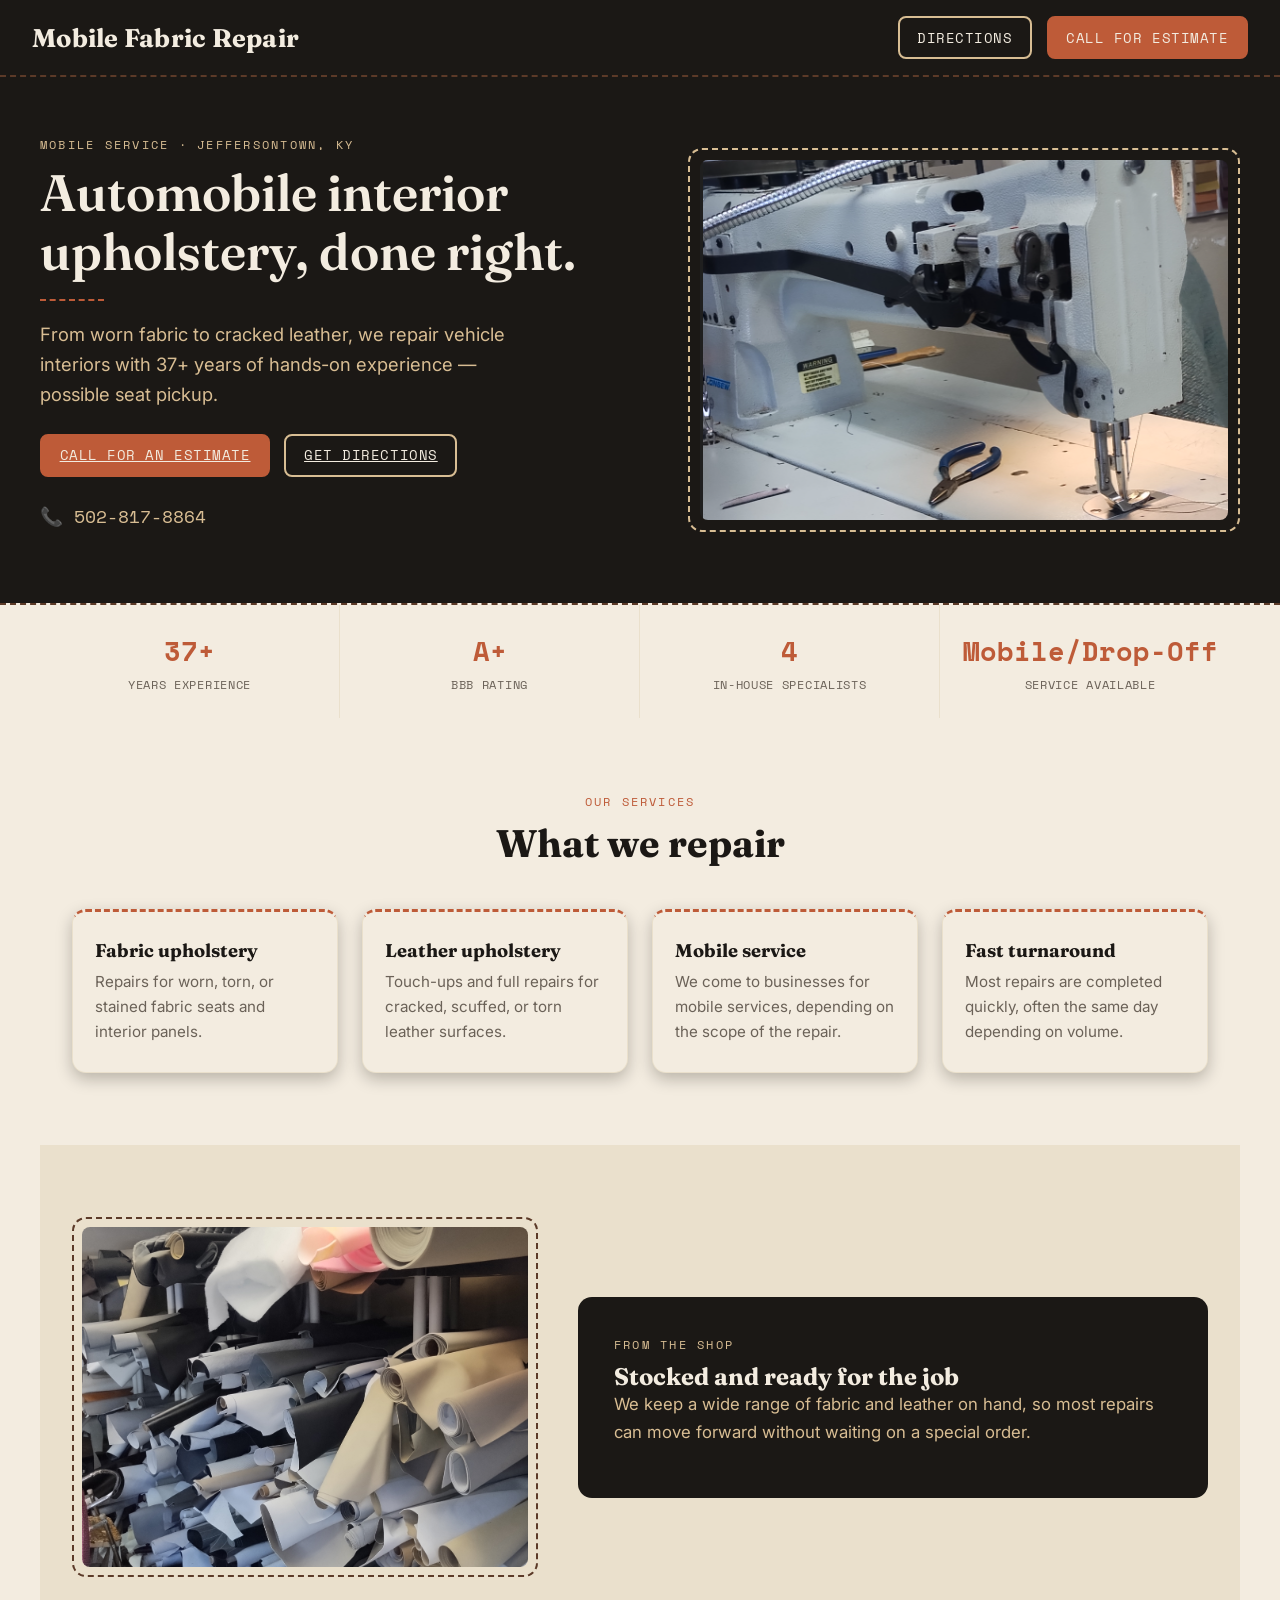
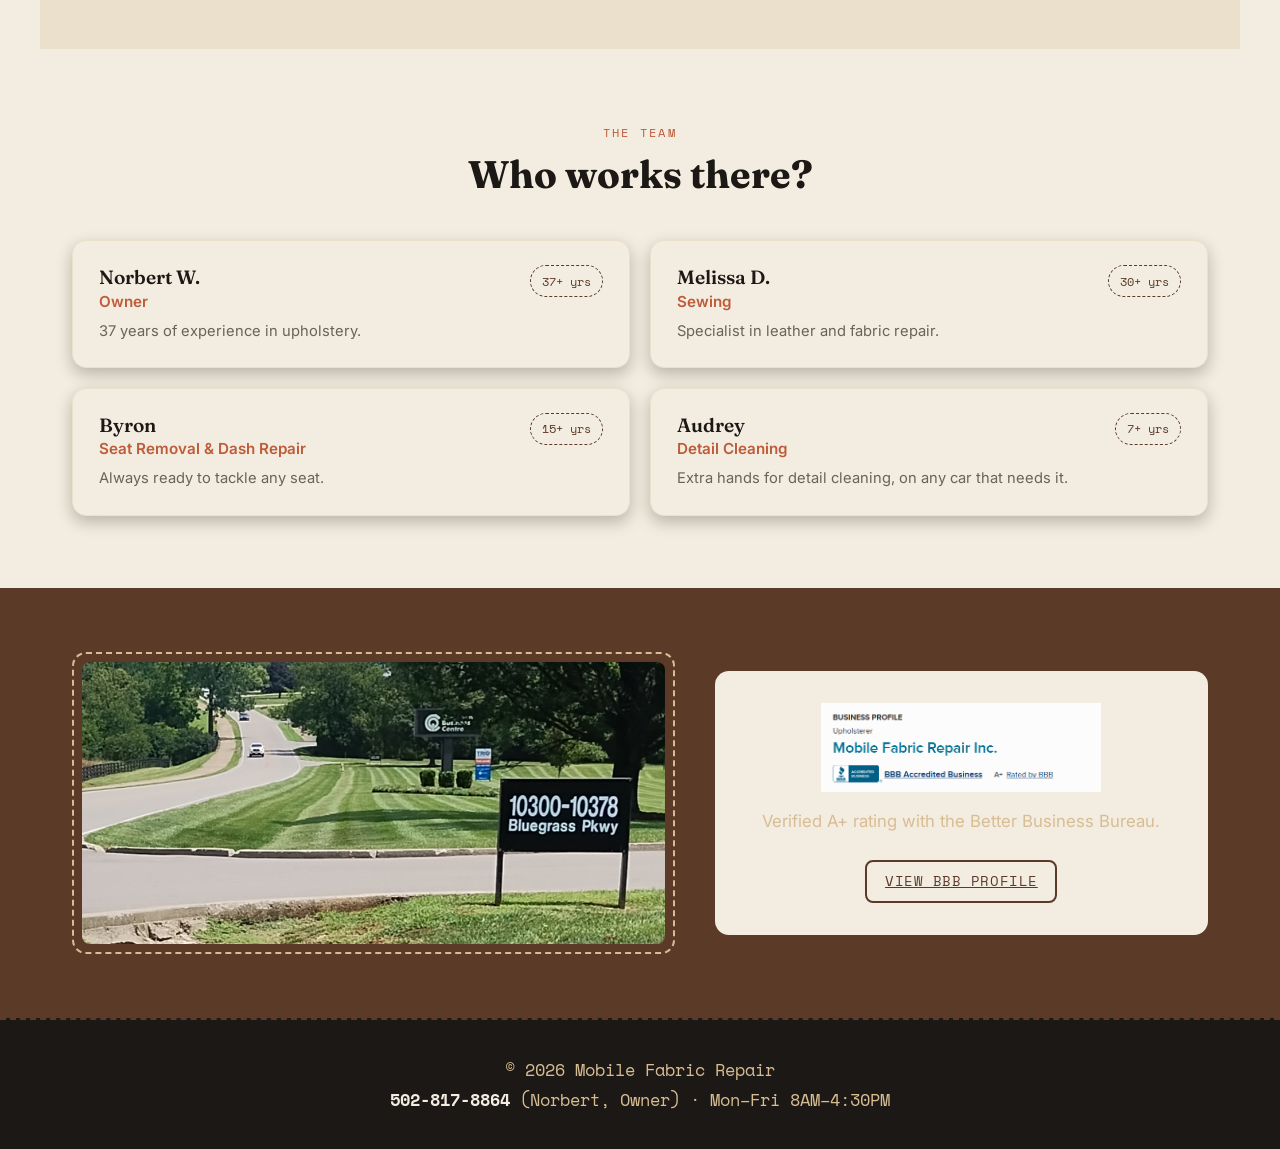
<file: index.html>
<!DOCTYPE html>
<html lang="en">
<head>
  <meta charset="UTF-8">
  <meta name="viewport" content="width=device-width, initial-scale=1.0, viewport-fit=cover">
  <title>Mobile Fabric Repair | Auto Interior Upholstery</title>
  <meta name="description" content="Mobile Fabric Repair provides expert auto interior upholstery, including leather and fabric repair, with 37+ years of experience in Jeffersontown, KY.">
  <link rel="stylesheet" href="styles.css">
  <link rel="preconnect" href="https://fonts.googleapis.com">
  <link rel="preconnect" href="https://fonts.gstatic.com" crossorigin>
  <link href="https://fonts.googleapis.com/css2?family=Fraunces:opsz,wght@9..144,500;9..144,600;9..144,700&family=Inter:wght@400;500;600;700&family=Space+Mono:wght@400;700&display=swap" rel="stylesheet">
</head>
<body>

  <div id="nav-bar">
    <header class="main-header">
      <div class="logo">Mobile Fabric Repair</div>
      <nav class="nav-links">
        <a href="directions.html" class="cta-button">Directions</a>
        <a href="tel:5028178864" class="cta-button primary" id="call">Call for Estimate</a>
      </nav>
    </header>
  </div>

  <section class="hero">
    <div class="hero-inner">
      <div class="hero-copy">
        <span class="eyebrow on-dark">Mobile Service &middot; Jeffersontown, KY</span>
        <h1>Automobile interior upholstery, done right.</h1>
        <hr class="stitch-rule">
        <p>From worn fabric to cracked leather, we repair vehicle interiors with 37+ years of hands-on experience &mdash; possible seat pickup.</p>
        <div class="hero-ctas">
          <a href="tel:5028178864" class="cta-button primary">Call for an Estimate</a>
          <a href="directions.html" class="cta-button">Get Directions</a>
        </div>
        <p class="hero-phone" style="margin-top:1.5rem;">&#128222; <span id="typewriter"></span></p>
      </div>
      <div class="hero-image-frame reveal">
        <img src="images/stretch-to-screen.png" alt="A vehicle seat being re-stretched and fitted with fresh upholstery fabric">
      </div>
    </div>
  </section>

  <div class="stat-strip">
    <div class="stat-strip-inner">
      <div class="stat">
        <span class="stat-number">37+</span>
        <span class="stat-label">Years Experience</span>
      </div>
      <div class="stat">
        <span class="stat-number">A+</span>
        <span class="stat-label">BBB Rating</span>
      </div>
      <div class="stat">
        <span class="stat-number">4</span>
        <span class="stat-label">In-House Specialists</span>
      </div>
      <div class="stat">
        <span class="stat-number">Mobile/Drop-Off</span>
        <span class="stat-label">Service Available</span>
      </div>
    </div>
  </div>

  <main>
    <section class="section">
      <div class="section-head reveal">
        <span class="eyebrow">Our Services</span>
        <h2>What we repair</h2>
      </div>
      <div class="service-grid">
        <div class="service-card reveal">
          <h3>Fabric upholstery</h3>
          <p>Repairs for worn, torn, or stained fabric seats and interior panels.</p>
        </div>
        <div class="service-card reveal">
          <h3>Leather upholstery</h3>
          <p>Touch-ups and full repairs for cracked, scuffed, or torn leather surfaces.</p>
        </div>
        <div class="service-card reveal">
          <h3>Mobile service</h3>
          <p>We come to businesses for mobile services, depending on the scope of the repair.</p>
        </div>
        <div class="service-card reveal">
          <h3>Fast turnaround</h3>
          <p>Most repairs are completed quickly, often the same day depending on volume.</p>
        </div>
      </div>
    </section>

    <section class="section alt">
      <div class="split">
        <div class="split-image reveal">
          <img src="images/material.jpg" alt="A close-up of upholstery fabric, showing the range of material kept in stock">
        </div>
        <div class="split-copy reveal">
          <span class="eyebrow on-dark">From the Shop</span>
          <h2>Stocked and ready for the job</h2>
          <p>We keep a wide range of fabric and leather on hand, so most repairs can move forward without waiting on a special order.</p>
        </div>
      </div>
    </section>

    <section class="section">
      <div class="section-head reveal">
        <span class="eyebrow">The Team</span>
        <h2>Who works there?</h2>
      </div>
      <div class="crew-grid">
        <div class="crew-card reveal">
          <div>
            <div class="crew-name">Norbert W.</div>
            <div class="crew-role">Owner</div>
            <p class="crew-bio">37 years of experience in upholstery.</p>
          </div>
          <span class="crew-years">37+ yrs</span>
        </div>
        <div class="crew-card reveal">
          <div>
            <div class="crew-name">Melissa D.</div>
            <div class="crew-role">Sewing</div>
            <p class="crew-bio">Specialist in leather and fabric repair.</p>
          </div>
          <span class="crew-years">30+ yrs</span>
        </div>
        <div class="crew-card reveal">
          <div>
            <div class="crew-name">Byron</div>
            <div class="crew-role">Seat Removal &amp; Dash Repair</div>
            <p class="crew-bio">Always ready to tackle any seat.</p>
          </div>
          <span class="crew-years">15+ yrs</span>
        </div>
        <div class="crew-card reveal">
          <div>
            <div class="crew-name">Audrey</div>
            <div class="crew-role">Detail Cleaning</div>
            <p class="crew-bio">Extra hands for detail cleaning, on any car that needs it.</p>
          </div>
          <span class="crew-years">7+ yrs</span>
        </div>
      </div>
    </section>
  </main>

  <section class="visit-band">
    <div class="visit-inner">
      <div class="sign-frame reveal">
        <img src="images/main-sign.png" alt="The entrance sign at the Mobile Fabric Repair shop location">
      </div>
      <div class="trust-card reveal">
        <img src="images/bbb-rating.png" alt="Better Business Bureau A+ rating">
        <p>Verified A+ rating with the Better Business Bureau.</p>
        <a class="cta-button" href="https://www.bbb.org/us/ky/louisville/profile/upholsterer/mobile-fabric-repair-inc-0402-159153614">View BBB Profile</a>
      </div>
    </div>
  </section>

  <footer class="site-footer">
    <p>&copy; 2026 Mobile Fabric Repair</p>
    <p><a href="tel:5028178864">502-817-8864</a> (Norbert, Owner) &middot; Mon&ndash;Fri 8AM&ndash;4:30PM</p>
  </footer>

  <script src="scripts.js"></script>
</body>
</html>
</file>
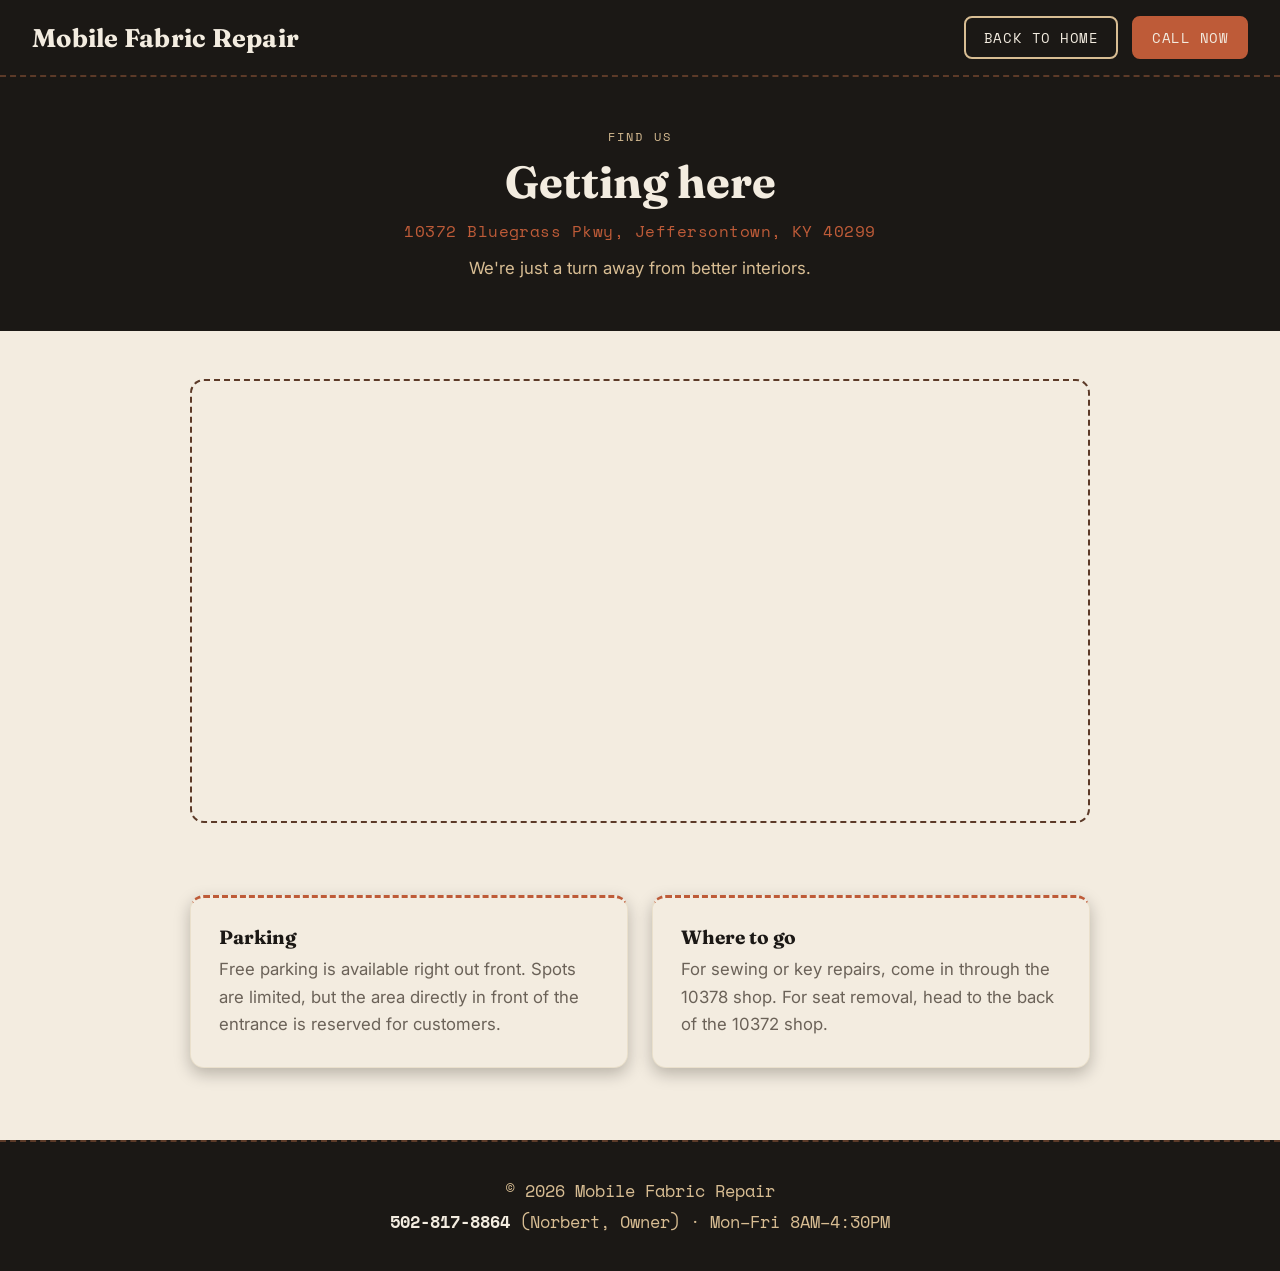
<file: directions.html>
<!DOCTYPE html>
<html lang="en">
<head>
  <meta charset="UTF-8" />
  <meta name="viewport" content="width=device-width, initial-scale=1.0" />
  <title>Directions | Mobile Fabric Repair</title>
  <link rel="stylesheet" href="styles.css" />
  <link rel="preconnect" href="https://fonts.googleapis.com">
  <link rel="preconnect" href="https://fonts.gstatic.com" crossorigin>
  <link href="https://fonts.googleapis.com/css2?family=Fraunces:opsz,wght@9..144,500;9..144,600;9..144,700&family=Inter:wght@400;500;600;700&family=Space+Mono:wght@400;700&display=swap" rel="stylesheet">
</head>
<body>
  <div id="nav-bar">
    <header class="main-header">
      <div class="logo">Mobile Fabric Repair</div>
      <nav class="nav-links">
        <a href="index.html" class="cta-button">Back to Home</a>
        <a href="tel:5028178864" class="cta-button primary">Call Now</a>
      </nav>
    </header>
  </div>

  <section class="page-hero">
    <div class="page-hero-inner reveal">
      <span class="eyebrow on-dark">Find Us</span>
      <h1>Getting here</h1>
      <span class="address">10372 Bluegrass Pkwy, Jeffersontown, KY 40299</span>
      <p>We're just a turn away from better interiors.</p>
    </div>
  </section>

  <div id="google-maps">
    <div class="map-frame reveal">
      <iframe src="https://www.google.com/maps/embed?pb=!1m18!1m12!1m3!1d3134.5343166110283!2d-85.56609082360252!3d38.22070698634686!2m3!1f0!2f0!3f0!3m2!1i1024!2i768!4f13.1!3m3!1m2!1s0x8869a1d7f2176395%3A0xd4626ca2eb702ecb!2sMobile%20Fabric!5e0!3m2!1sen!2sus!4v1781686509118!5m2!1sen!2sus" allowfullscreen="" loading="lazy" referrerpolicy="no-referrer-when-downgrade" title="Map to Mobile Fabric Repair"></iframe>
    </div>
  </div>

  <main>
    <section class="section">
      <div class="info-grid">
        <div class="info-card reveal">
          <h2>Parking</h2>
          <p>Free parking is available right out front. Spots are limited, but the area directly in front of the entrance is reserved for customers.</p>
        </div>
        <div class="info-card reveal">
          <h2>Where to go</h2>
          <p>For sewing or key repairs, come in through the 10378 shop. For seat removal, head to the back of the 10372 shop.</p>
        </div>
      </div>
    </section>
  </main>

  <footer class="site-footer">
    <p>&copy; 2026 Mobile Fabric Repair</p>
    <p><a href="tel:5028178864">502-817-8864</a> (Norbert, Owner) &middot; Mon&ndash;Fri 8AM&ndash;4:30PM</p>
  </footer>

  <script src="scripts.js"></script>
</body>
</html>
</file>
<file: styles.css>
:root {
  --charcoal: #1B1815;
  --charcoal-2: #241F1A;
  --leather: #5C3A28;
  --leather-2: #4A2F20;
  --cream: #F3ECE0;
  --cream-2: #EAE0CC;
  --rust: #BE5B38;
  --rust-2: #A24A2B;
  --tan: #D8BD93;
  --slate: #6B6258;

  --font-display: 'Fraunces', Georgia, serif;
  --font-body: 'Inter', system-ui, -apple-system, 'Segoe UI', sans-serif;
  --font-mono: 'Space Mono', 'Courier New', monospace;

  --radius: 14px;
  --shadow-soft: 0 16px 40px rgba(15, 10, 5, 0.35);
  --shadow-tight: 0 6px 16px rgba(15, 10, 5, 0.25);
}

* {
  box-sizing: border-box;
}

html {
  scroll-behavior: smooth;
}

body {
  margin: 0;
  padding: 0;
  background: var(--cream);
  color: var(--charcoal);
  font-family: var(--font-body);
  -webkit-font-smoothing: antialiased;
  -moz-osx-font-smoothing: grayscale;
}

p {
  font-size: 1.05rem;
  line-height: 1.65;
  color: var(--slate);
  margin: 0 0 1rem;
}

h1, h2, h3 {
  font-family: var(--font-display);
  color: var(--charcoal);
  margin: 0;
  line-height: 1.15;
}

a {
  color: inherit;
}

img {
  max-width: 100%;
  display: block;
}

/* ----- Stitch motif -------------------------------------------------- */

.stitch-rule {
  border: none;
  border-top: 2px dashed var(--rust);
  width: 64px;
  margin: 1.1rem 0;
}

.stitch-rule.center {
  margin: 1.25rem auto;
}

.eyebrow {
  font-family: var(--font-mono);
  font-size: 0.78rem;
  letter-spacing: 0.18em;
  text-transform: uppercase;
  color: var(--rust);
  display: inline-block;
  margin-bottom: 0.6rem;
}

.eyebrow.on-dark {
  color: var(--tan);
}

/* ==========================================================================
   Header / nav
   ========================================================================== */

#nav-bar {
  position: sticky;
  top: 0;
  z-index: 999;
}

.main-header {
  background: var(--charcoal);
  display: flex;
  justify-content: space-between;
  align-items: center;
  flex-wrap: wrap;
  padding: 1rem 2rem;
  border-bottom: 2px dashed var(--leather);
}

.logo {
  font-family: var(--font-display);
  font-weight: 700;
  font-size: 1.6rem;
  color: var(--cream);
  letter-spacing: 0.01em;
}

.nav-links {
  display: flex;
  gap: 0.9rem;
  align-items: center;
}

.nav-links a {
  text-decoration: none;
}

.cta-button {
  font-family: var(--font-mono);
  font-size: 0.85rem;
  letter-spacing: 0.04em;
  text-transform: uppercase;
  color: var(--cream);
  background: transparent;
  border: 2px solid var(--tan);
  padding: 0.6rem 1.1rem;
  border-radius: 8px;
  display: inline-flex;
  align-items: center;
  gap: 0.5rem;
  white-space: nowrap;
  transition: background 0.2s ease, color 0.2s ease, transform 0.18s ease;
}

.cta-button:hover,
.cta-button:focus-visible {
  background: var(--rust);
  border-color: var(--rust);
  color: var(--cream);
  transform: translateY(-2px);
  outline: none;
}

.cta-button.primary {
  background: var(--rust);
  border-color: var(--rust);
}

.cta-button.primary:hover {
  background: var(--rust-2);
  border-color: var(--rust-2);
}

/* ==========================================================================
   Hero
   ========================================================================== */

.hero {
  background: var(--charcoal);
  padding: 3.5rem 2rem 0;
}

.hero-inner {
  max-width: 1200px;
  margin: 0 auto;
  display: grid;
  grid-template-columns: 1.1fr 1fr;
  gap: 2.5rem;
  align-items: center;
  padding-bottom: 3.5rem;
}

.hero-copy h1 {
  font-size: clamp(2.2rem, 4vw, 3.4rem);
  color: var(--cream);
  font-weight: 600;
}

.hero-copy p {
  color: var(--tan);
  font-size: 1.15rem;
  max-width: 480px;
}

.hero-ctas {
  display: flex;
  gap: 0.9rem;
  margin-top: 1.5rem;
  flex-wrap: wrap;
}

.hero-phone {
  font-family: var(--font-mono);
  color: var(--cream);
  font-size: 1.1rem;
}

.hero-image-frame {
  position: relative;
  border: 2px dashed var(--tan);
  border-radius: var(--radius);
  padding: 10px;
}

.hero-image-frame img {
  border-radius: 8px;
  width: 100%;
  height: 360px;
  object-fit: cover;
}

/* Stat strip */

.stat-strip {
  background: var(--cream);
  border-top: 2px dashed var(--leather);
}

.stat-strip-inner {
  max-width: 1200px;
  margin: 0 auto;
  display: grid;
  grid-template-columns: repeat(4, 1fr);
}

.stat {
  text-align: center;
  padding: 1.6rem 1rem;
  border-right: 1px solid var(--cream-2);
}

.stat:last-child {
  border-right: none;
}

.stat-number {
  font-family: var(--font-mono);
  font-size: 1.7rem;
  font-weight: 700;
  color: var(--rust);
  display: block;
}

.stat-label {
  font-family: var(--font-mono);
  font-size: 0.72rem;
  letter-spacing: 0.06em;
  text-transform: uppercase;
  color: var(--slate);
  display: block;
  margin-top: 0.3rem;
}

/* ==========================================================================
   Generic section scaffolding
   ========================================================================== */

.section {
  max-width: 1200px;
  margin: 0 auto;
  padding: 4.5rem 2rem;
}

.section-head {
  text-align: center;
  max-width: 640px;
  margin: 0 auto 2.75rem;
}

.section-head h2 {
  font-size: clamp(1.8rem, 3vw, 2.4rem);
}

.section.alt {
  background: var(--cream-2);
}

/* ----- Services -------------------------------------------------------- */

.service-grid {
  display: grid;
  grid-template-columns: repeat(4, 1fr);
  gap: 1.5rem;
}

.service-card {
  background: var(--cream);
  border: 1px solid var(--cream-2);
  border-top: 3px dashed var(--rust);
  border-radius: var(--radius);
  padding: 1.75rem 1.4rem;
  box-shadow: var(--shadow-tight);
  transition: transform 0.2s ease, box-shadow 0.2s ease;
}

.service-card:hover {
  transform: translateY(-4px);
  box-shadow: var(--shadow-soft);
}

.service-card h3 {
  font-size: 1.15rem;
  margin-bottom: 0.5rem;
}

.service-card p {
  font-size: 0.95rem;
  margin: 0;
}

/* ----- Material / inventory split -------------------------------------- */

.split {
  display: grid;
  grid-template-columns: 0.85fr 1.15fr;
  gap: 2.5rem;
  align-items: center;
}

.split-image {
  border: 2px dashed var(--leather);
  border-radius: var(--radius);
  padding: 8px;
}

.split-image img {
  border-radius: 8px;
  width: 100%;
  height: 340px;
  object-fit: cover;
}

.split-copy {
  background: var(--charcoal);
  color: var(--cream);
  border-radius: var(--radius);
  padding: 2.25rem;
}

.split-copy h2 {
  color: var(--cream);
  font-size: 1.5rem;
}

.split-copy p {
  color: var(--tan);
}

/* ----- Crew roster ------------------------------------------------------ */

.crew-grid {
  display: grid;
  grid-template-columns: repeat(2, 1fr);
  gap: 1.25rem;
}

.crew-card {
  display: flex;
  justify-content: space-between;
  gap: 1.25rem;
  background: var(--cream);
  border: 1px solid var(--cream-2);
  border-radius: var(--radius);
  padding: 1.5rem 1.6rem;
  box-shadow: var(--shadow-tight);
}

.crew-name {
  font-family: var(--font-display);
  font-size: 1.2rem;
  font-weight: 600;
  color: var(--charcoal);
}

.crew-role {
  font-size: 0.95rem;
  color: var(--rust);
  font-weight: 600;
  margin: 0.15rem 0 0.5rem;
}

.crew-bio {
  font-size: 0.92rem;
  margin: 0;
}

.crew-years {
  font-family: var(--font-mono);
  font-size: 0.78rem;
  color: var(--leather);
  border: 1px dashed var(--leather);
  border-radius: 999px;
  padding: 0.35rem 0.7rem;
  white-space: nowrap;
  align-self: flex-start;
  height: fit-content;
}

/* ----- Visit / trust band ------------------------------------------------ */

.visit-band {
  background: var(--leather);
  color: var(--cream);
}

.visit-inner {
  max-width: 1200px;
  margin: 0 auto;
  padding: 4rem 2rem;
  display: grid;
  grid-template-columns: 1.1fr 0.9fr;
  gap: 2.5rem;
  align-items: center;
}

.visit-inner h2 {
  color: var(--cream);
  font-size: 1.9rem;
}

.visit-inner p {
  color: var(--tan);
}

.sign-frame {
  border: 2px dashed var(--tan);
  border-radius: var(--radius);
  padding: 8px;
}

.sign-frame img {
  border-radius: 8px;
  width: 100%;
  height: auto;
}

.trust-card {
  background: var(--cream);
  color: var(--charcoal);
  border-radius: var(--radius);
  padding: 2rem;
  text-align: center;
}

.trust-card img {
  max-width: 280px;
  margin: 0 auto 1rem;
}

.trust-card a.cta-button {
  border-color: var(--leather);
  color: var(--leather);
  margin-top: 0.5rem;
}

.trust-card a.cta-button:hover {
  background: var(--leather);
  color: var(--cream);
  border-color: var(--leather);
}

/* ==========================================================================
   Footer
   ========================================================================== */

.site-footer {
  background: var(--charcoal);
  color: var(--tan);
  text-align: center;
  padding: 2rem 1rem;
  border-top: 2px dashed var(--leather);
  font-family: var(--font-mono);
  font-size: 0.85rem;
}

.site-footer p {
  margin: 0.2rem 0;
  color: var(--tan);
}

.site-footer a {
  color: var(--cream);
  text-decoration: none;
  font-weight: 700;
}

.site-footer a:hover {
  text-decoration: underline;
}

/* ==========================================================================
   Directions page
   ========================================================================== */

.page-hero {
  background: var(--charcoal);
  padding: 3rem 2rem;
}

.page-hero-inner {
  max-width: 900px;
  margin: 0 auto;
  text-align: center;
}

.page-hero-inner h1 {
  color: var(--cream);
  font-size: clamp(2rem, 3.5vw, 2.8rem);
}

.page-hero-inner .address {
  font-family: var(--font-mono);
  color: var(--rust);
  font-size: 1rem;
  letter-spacing: 0.03em;
  display: block;
  margin: 0.75rem 0;
}

.page-hero-inner p {
  color: var(--tan);
  max-width: 560px;
  margin: 0.5rem auto 0;
}

#google-maps {
  display: flex;
  justify-content: center;
  padding: 3rem 2rem 0;
}

.map-frame {
  border: 2px dashed var(--leather);
  border-radius: var(--radius);
  padding: 10px;
  max-width: 900px;
  width: 100%;
}

.map-frame iframe {
  width: 100%;
  height: 420px;
  border: 0;
  border-radius: 8px;
  display: block;
}

.info-grid {
  display: grid;
  grid-template-columns: repeat(2, 1fr);
  gap: 1.5rem;
  max-width: 900px;
  margin: 0 auto;
}

.info-card {
  background: var(--cream);
  border: 1px solid var(--cream-2);
  border-top: 3px dashed var(--rust);
  border-radius: var(--radius);
  padding: 1.75rem;
  box-shadow: var(--shadow-tight);
}

.info-card h2 {
  font-size: 1.2rem;
  margin-bottom: 0.5rem;
}

.info-card p {
  margin: 0;
}

/* ==========================================================================
   Scroll reveal (used by scripts.js)
   ========================================================================== */

.reveal {
  opacity: 0;
  transform: translateY(18px);
  transition: opacity 0.7s ease-out, transform 0.7s ease-out;
}

.reveal.visible {
  opacity: 1;
  transform: translateY(0);
}

@media (prefers-reduced-motion: reduce) {
  .reveal {
    opacity: 1;
    transform: none;
    transition: none;
  }
  .cta-button,
  .service-card {
    transition: none;
  }
}

/* ==========================================================================
   Responsive
   ========================================================================== */

@media (max-width: 900px) {
  .hero-inner,
  .split,
  .visit-inner {
    grid-template-columns: 1fr;
  }

  .split-image,
  .hero-image-frame {
    order: -1;
  }

  .service-grid {
    grid-template-columns: repeat(2, 1fr);
  }

  .crew-grid {
    grid-template-columns: 1fr;
  }

  .stat-strip-inner {
    grid-template-columns: repeat(2, 1fr);
  }

  .stat:nth-child(2) {
    border-right: none;
  }

  .info-grid {
    grid-template-columns: 1fr;
  }
}

@media (max-width: 600px) {
  .main-header {
    flex-direction: column;
    gap: 0.75rem;
    text-align: center;
  }

  .service-grid {
    grid-template-columns: 1fr;
  }

  .section {
    padding: 3rem 1.25rem;
  }

  .crew-card {
    flex-direction: column;
  }

  .crew-years {
    align-self: flex-start;
  }

  .hero {
    padding: 2.5rem 1.25rem 0;
  }

  .hero-image-frame img {
    height: 240px;
  }

  .split-copy {
    padding: 1.5rem;
  }
}
</file>
